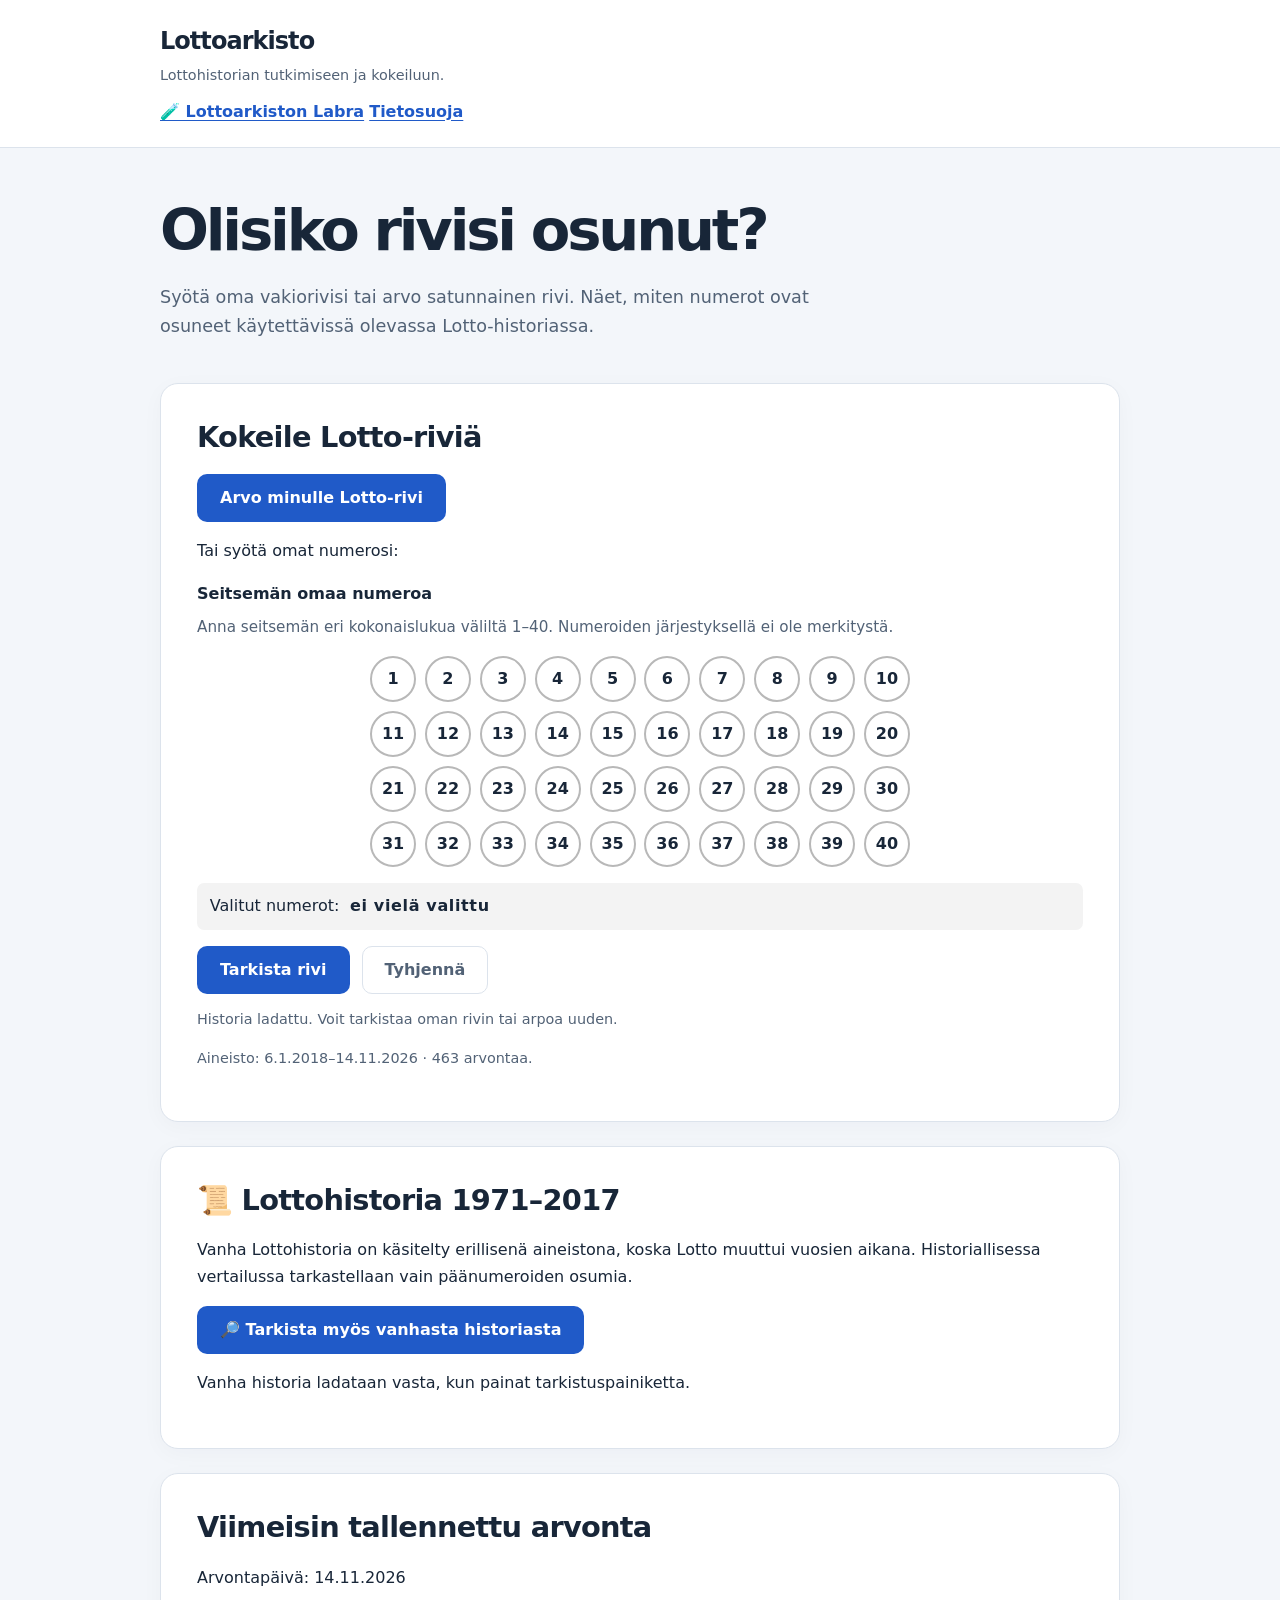
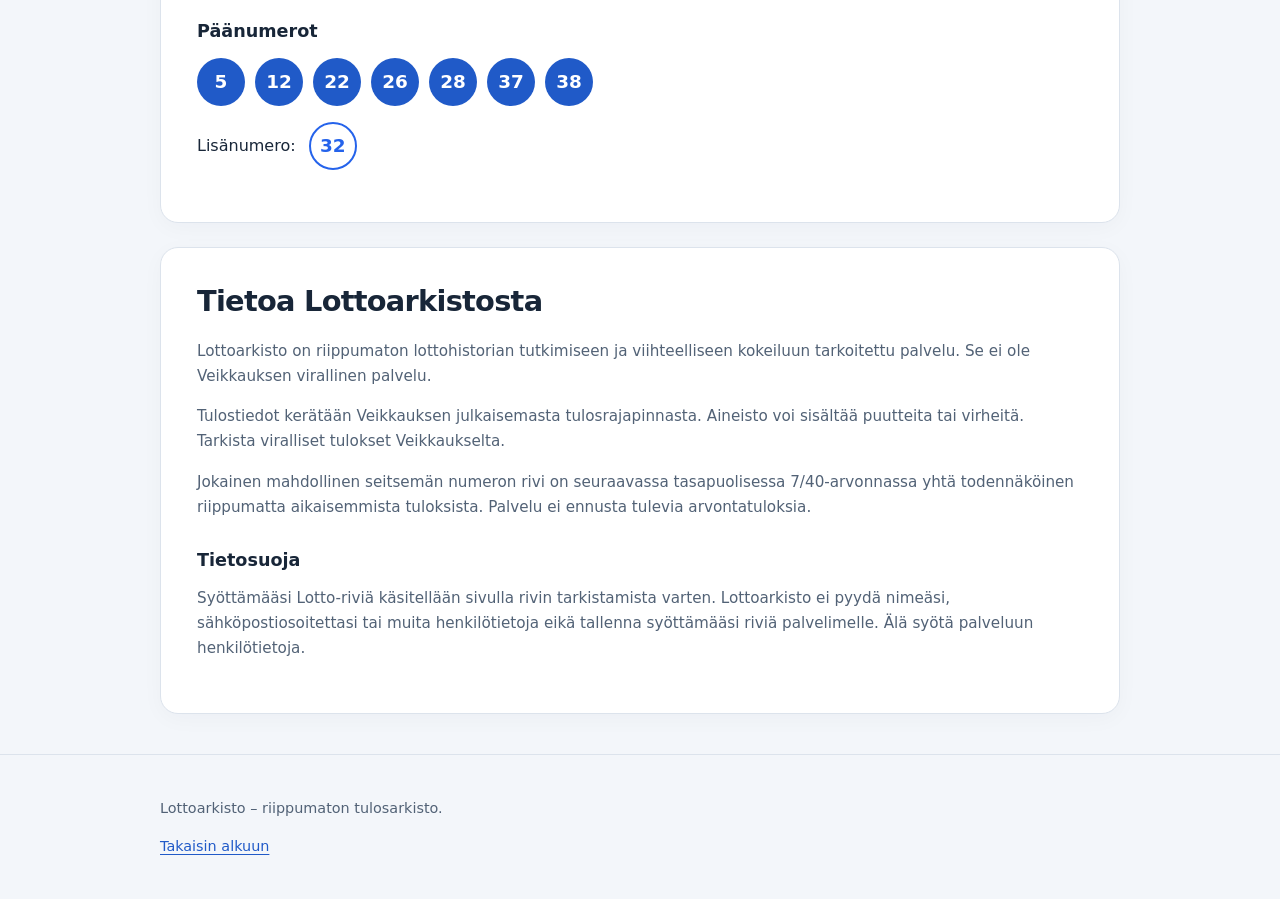
<file: index.html>
<!doctype html>
<html lang="fi">
<head>
  <meta charset="utf-8">
  <meta name="viewport" content="width=device-width, initial-scale=1">

  <title>Lottoarkisto – tarkista rivisi osumahistoria</title>

  <meta
    name="description"
    content="Syötä oma Lotto-rivisi tai arvo satunnainen rivi. Vertaa numeroita arvontahistoriaan ja katso osumat päivämäärineen."
  >

  <link rel="stylesheet" href="assets/style.css?v=8">

  <style>
    .site-nav {
      margin-top: 0.7rem;
    }
    .site-nav a {
      font-weight: 700;
    }
    .number-grid {
      display: grid;
      grid-template-columns: repeat(10, minmax(0, 1fr));
      gap: 0.55rem;
      max-width: 540px;
      margin: 1rem auto;
    }
    .number-grid button {
      width: 100%;
      aspect-ratio: 1 / 1;
      min-height: 0;
      padding: 0;
      border: 2px solid #b8b8b8;
      border-radius: 50%;
      background: #fff;
      color: inherit;
      font: inherit;
      font-weight: 700;
      line-height: 1;
      cursor: pointer;
      touch-action: manipulation;
    }
    .number-grid button:hover {
      border-color: #333;
      transform: translateY(-1px);
    }
    .number-grid button.selected {
      background: #111;
      color: #fff;
      border-color: #111;
    }
    .number-grid button:focus-visible {
      outline: 3px solid #5b9bd5;
      outline-offset: 2px;
    }
    .selected-numbers {
      margin: 0.8rem 0 1rem;
      padding: 0.65rem 0.8rem;
      border-radius: 0.45rem;
      background: #f3f3f3;
    }
    .selected-numbers strong {
      display: inline-block;
      margin-left: 0.35rem;
      letter-spacing: 0.04em;
    }
    .hidden-number-inputs {
      display: none;
    }
    @media (max-width: 520px) {
      .number-grid {
        grid-template-columns: repeat(8, minmax(0, 1fr));
        gap: 0.4rem;
      }
    }
  </style>
  <script src="assets/app.js?v=8" defer></script>
</head>

<body>
  <a class="skip-link" href="#paasisalto">
    Siirry sisältöön
  </a>

  <header class="site-header">
    <div class="container">
      <a class="site-name" href="./">
        Lottoarkisto
      </a>

      <p>Lottohistorian tutkimiseen ja kokeiluun.</p>
      <nav class="site-nav" aria-label="Sivuston osiot">
        <a href="labra/">🧪 Lottoarkiston Labra</a>
        <a href="tietosuoja.html">Tietosuoja</a>
      </nav>
    </div>
  </header>

  <main id="paasisalto" class="container">

    <!-- Johdanto -->
    <section class="intro" aria-labelledby="sivun-otsikko">
      <h1 id="sivun-otsikko">Olisiko rivisi osunut?</h1>

      <p>
        Syötä oma vakiorivisi tai arvo satunnainen rivi.
        Näet, miten numerot ovat osuneet käytettävissä
        olevassa Lotto-historiassa.
      </p>
    </section>

    <!-- Numerosyöttö ja rivin arvonta -->
    <section
      id="rivin-tarkistus"
      class="card"
      aria-labelledby="tarkistus-otsikko"
    >
      <h2 id="tarkistus-otsikko">Kokeile Lotto-riviä</h2>

      <button id="arvo-rivi" type="button" disabled>
        Arvo minulle Lotto-rivi
      </button>

      <p>Tai syötä omat numerosi:</p>

      <form id="rivi-lomake">
        <fieldset aria-describedby="numero-ohje">
          <legend>Seitsemän omaa numeroa</legend>

          <p id="numero-ohje">
            Anna seitsemän eri kokonaislukua väliltä 1–40.
            Numeroiden järjestyksellä ei ole merkitystä.
          </p>

          <div class="number-grid" id="numero-ruudukko" role="group" aria-label="Valitse seitsemän Lotto-numeroa">
            <!-- JavaScript muodostaa numerot 1–40 tähän. -->
          </div>

          <div class="selected-numbers" aria-live="polite">
            <span>Valitut numerot:</span>
            <strong id="valitut-numerot">ei vielä valittu</strong>
          </div>

          <div class="hidden-number-inputs" aria-hidden="true">
            <input id="numero-1" name="numero1" type="hidden">
            <input id="numero-2" name="numero2" type="hidden">
            <input id="numero-3" name="numero3" type="hidden">
            <input id="numero-4" name="numero4" type="hidden">
            <input id="numero-5" name="numero5" type="hidden">
            <input id="numero-6" name="numero6" type="hidden">
            <input id="numero-7" name="numero7" type="hidden">
          </div>
        </fieldset>

        <div class="form-actions">
          <button id="tarkista-rivi" type="submit" disabled>
            Tarkista rivi
          </button>

          <button id="tyhjenna-rivi" type="reset">
            Tyhjennä
          </button>
        </div>

        <p id="lomakevirhe" role="alert" hidden></p>
      </form>

      <p id="lataustila" role="status">
        Tarkistus- ja arvontatoiminnot otetaan käyttöön
        JavaScript-toteutuksen valmistuttua.
      </p>

      <p id="aineiston-tiivistelma" hidden>
        Aineisto:
        <span id="aineiston-alku"></span>–<span id="aineiston-loppu"></span>
        · <span id="aineiston-maara"></span> arvontaa.
      </p>

      <noscript>
        <p>
          Rivin tarkistaminen ja arpominen tarvitsevat JavaScriptin.
        </p>
      </noscript>
    </section>

    <!-- Tulokset näytetään vasta tarkistuksen jälkeen -->
    <section
      id="tulokset"
      class="card"
      aria-labelledby="tulokset-otsikko"
      hidden
    >
      <h2 id="tulokset-otsikko" tabindex="-1">
        Rivisi osumahistoria
      </h2>

      <p>
        Tarkistettu rivi:
        <span id="tarkistettu-rivi"></span>
      </p>

      <p id="tulosyhteenveto"></p>

      <dl id="osumayhteenveto">
        <!-- JavaScript lisää osumaluokat ja niiden lukumäärät. -->
      </dl>

      <button id="arvo-uusi-rivi" type="button" disabled>
        Arvo uusi rivi
      </button>

      <h3>Osumat päivämäärineen</h3>

      <p id="ei-osumia" hidden>
        Rivillesi ei löytynyt näytettäviä osumia
        tarkastellulta ajanjaksolta.
      </p>

      <div
        id="osumataulukon-kehys"
        class="table-scroll"
        hidden
      >
        <table>
          <caption>
            Arvonnat, joissa osui vähintään neljä päänumeroa
            tai kolme päänumeroa ja lisänumero.
          </caption>

          <thead>
            <tr>
              <th scope="col">Arvontapäivä</th>
              <th scope="col">Osuma</th>
              <th scope="col">Osuneet päänumerot</th>
              <th scope="col">Osunut lisänumero</th>
            </tr>
          </thead>

          <tbody id="osumataulukko">
            <!-- JavaScript lisää osumat tähän. -->
          </tbody>
        </table>
      </div>

      <p>
        Vertailu näyttää numeroiden osumat, ei sitä,
        oliko rivi pelattuna kyseisillä kierroksilla.
        Mukana eivät ole lisämaksulliset lisäominaisuudet
        tai erilliset lisäarvonnat.
      </p>

      <p>
        Viralliset tulokset ja voitonjaot voit tarkistaa
        <a
          href="https://www.veikkaus.fi/fi/tulokset"
          target="_blank"
          rel="noopener noreferrer"
        >Veikkauksen tulosarkistosta (avautuu uuteen välilehteen)</a>.
      </p>
    </section>


    <!-- Vanha Lottohistoria -->
    <section
      id="vanha-historia"
      class="card"
      aria-labelledby="vanha-historia-otsikko"
    >
      <h2 id="vanha-historia-otsikko">📜 Lottohistoria 1971–2017</h2>

      <p>
        Vanha Lottohistoria on käsitelty erillisenä aineistona, koska
        Lotto muuttui vuosien aikana. Historiallisessa vertailussa tarkastellaan
        vain päänumeroiden osumia.
      </p>

      <button id="tarkista-vanha-historia" type="button">
        🔎 Tarkista myös vanhasta historiasta
      </button>

      <p id="vanha-historia-tila" role="status">
        Vanha historia ladataan vasta, kun painat tarkistuspainiketta.
      </p>

      <div id="vanha-historia-tulos" hidden>
        <p id="vanha-historia-yhteenveto"></p>

        <div class="table-scroll">
          <table>
            <caption>Historialliset arvonnat, joissa riville osui vähintään neljä päänumeroa.</caption>
            <thead>
              <tr>
                <th scope="col">Arvontapäivä</th>
                <th scope="col">Osumat</th>
                <th scope="col">Osuneet numerot</th>
              </tr>
            </thead>
            <tbody id="vanha-historia-taulukko"></tbody>
          </table>
        </div>

        <p id="vanha-historia-ei-osumia" hidden>
          Riville ei löytynyt vähintään neljän päänumeron osumia vanhasta historiasta.
        </p>
      </div>
    </section>

    <!-- HalpaaOn-kutsu -->
    <aside
      id="halpaaon-kutsu"
      class="card"
      aria-labelledby="halpaaon-otsikko"
      hidden
    >
      <h2 id="halpaaon-otsikko">Ei tällä kertaa miljonääriksi?</h2>
      <p>
        Eikö onni suosinut? Et ole vielä miljonääri. Ei hätää — katso,
        mitä löydät HalpaaOn.comista.
      </p>
      <p>
        <a
          class="button"
          href="https://halpaaon.com/"
          target="_blank"
          rel="noopener noreferrer"
        >Ostele kuin et olisi miljonääri →</a>
      </p>
    </aside>

    <!-- Varattu myöhempää mainostoteutusta varten -->
    <aside
      id="mainospaikka"
      class="ad-slot"
      aria-label="Mainos"
      hidden
    >
      <p class="ad-label">Mainos</p>
      <div id="mainos-sisalto"></div>
    </aside>

    <!-- Viimeisin tallennettu arvonta -->
    <section
      id="viimeisin-arvonta"
      class="card"
      aria-labelledby="viimeisin-otsikko"
    >
      <h2 id="viimeisin-otsikko">
        Viimeisin tallennettu arvonta
      </h2>

      <p id="viimeisin-tila">
        Arvontatietojen näyttö lisätään JavaScript-toteutuksessa.
      </p>

      <div id="viimeisin-sisalto" hidden>
        <p>
          Arvontapäivä:
          <time id="viimeisin-paiva"></time>
        </p>

        <h3>Päänumerot</h3>
        <ul id="viimeisimmat-numerot" class="lotto-numbers"></ul>

        <p>
          Lisänumero:
          <span id="viimeisin-lisanumero"></span>
        </p>
      </div>
    </section>
<!-- Tietoa ja rajaukset -->
    <section
      id="tietoa"
      class="card"
      aria-labelledby="tietoa-otsikko"
    >
      <h2 id="tietoa-otsikko">Tietoa Lottoarkistosta</h2>

      <p>
        Lottoarkisto on riippumaton lottohistorian tutkimiseen
        ja viihteelliseen kokeiluun tarkoitettu palvelu.
        Se ei ole Veikkauksen virallinen palvelu.
      </p>

      <p>
        Tulostiedot kerätään Veikkauksen julkaisemasta
        tulosrajapinnasta. Aineisto voi sisältää puutteita
        tai virheitä. Tarkista viralliset tulokset Veikkaukselta.
      </p>

      <p>
        Jokainen mahdollinen seitsemän numeron rivi on
        seuraavassa tasapuolisessa 7/40-arvonnassa yhtä
        todennäköinen riippumatta aikaisemmista tuloksista.
        Palvelu ei ennusta tulevia arvontatuloksia.
      </p>

      <h3>Tietosuoja</h3>
      <p>
        Syöttämääsi Lotto-riviä käsitellään sivulla rivin tarkistamista varten.
        Lottoarkisto ei pyydä nimeäsi, sähköpostiosoitettasi tai muita
        henkilötietoja eikä tallenna syöttämääsi riviä palvelimelle.
        Älä syötä palveluun henkilötietoja.
      </p>
    </section>

  </main>

  <footer class="site-footer">
    <div class="container">
      <p>Lottoarkisto – riippumaton tulosarkisto.</p>
      <a href="#paasisalto">Takaisin alkuun</a>
    </div>
  </footer>
</body>
</html>
</file>
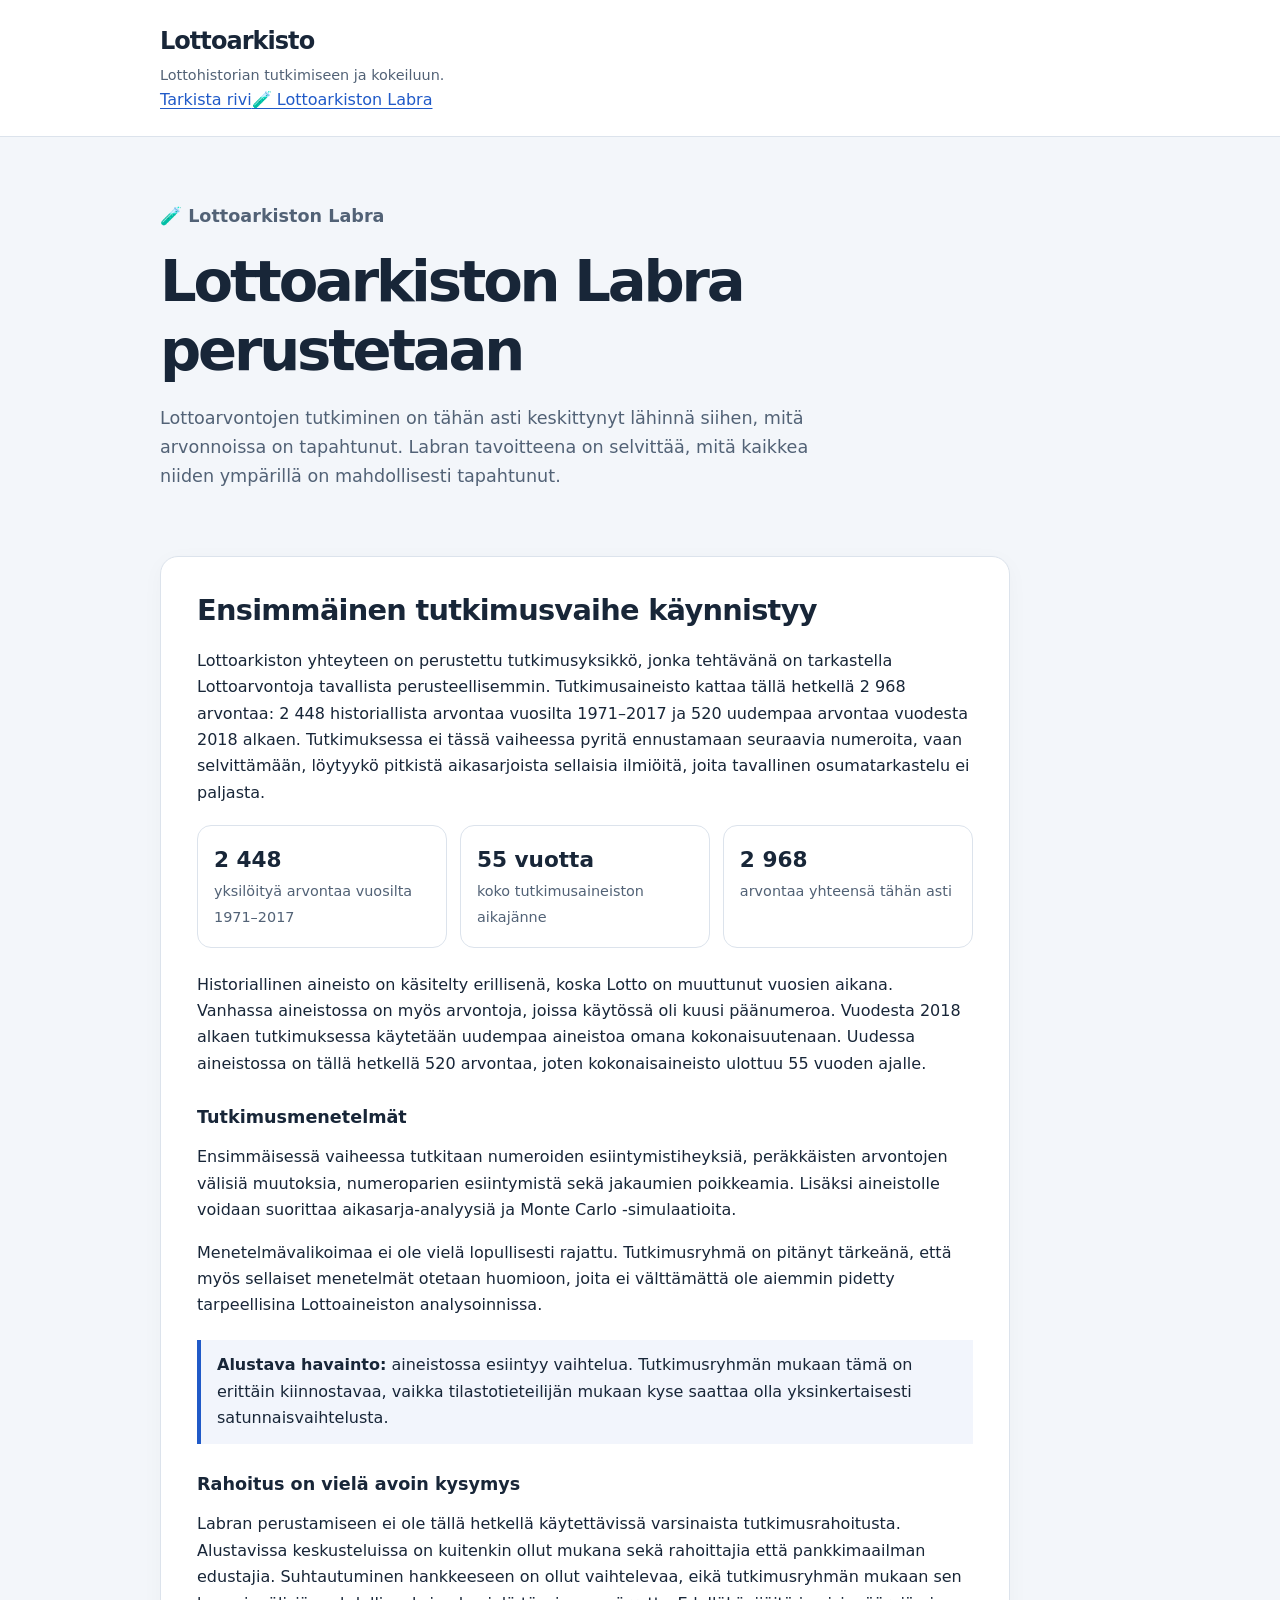
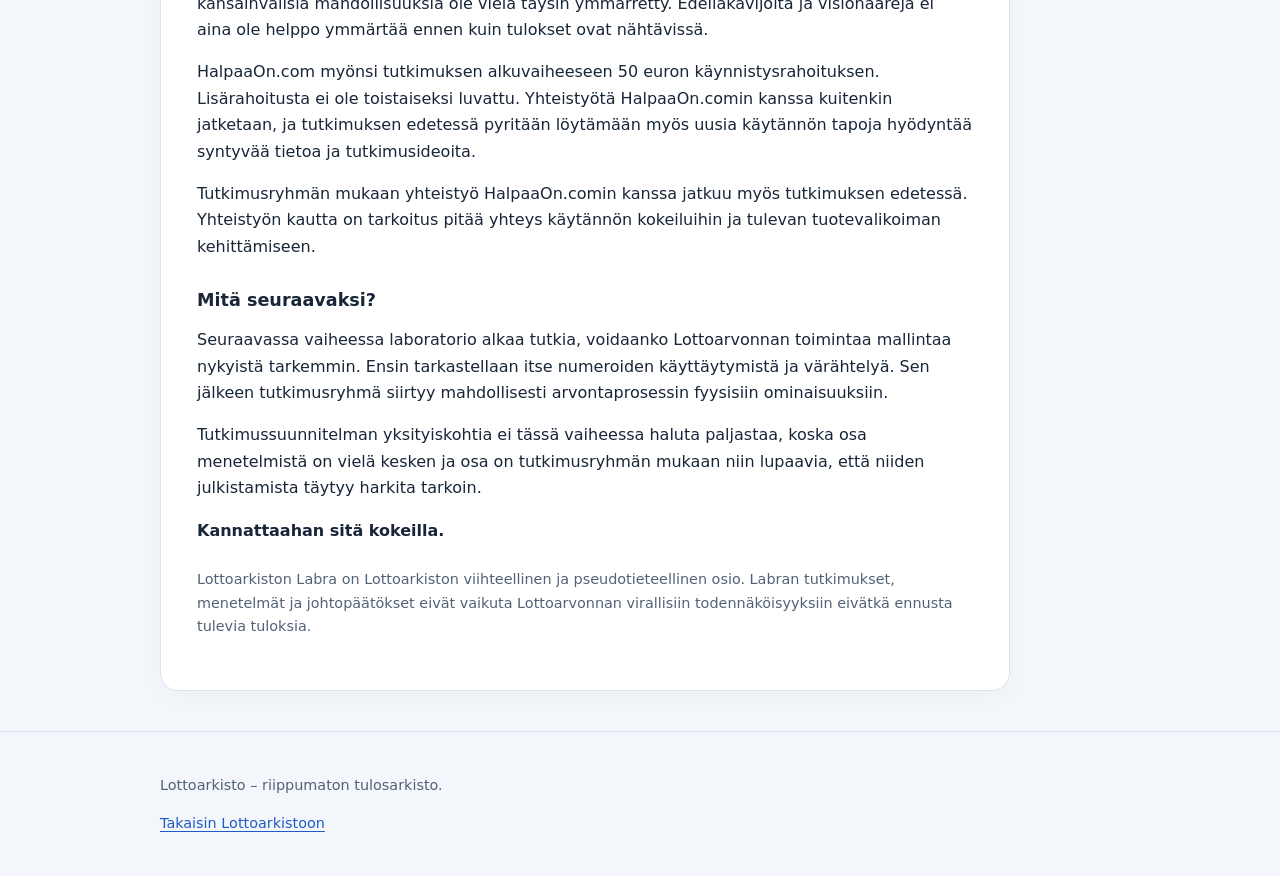
<file: labra/index.html>
<!doctype html>
<html lang="fi">
<head>
  <meta charset="utf-8">
  <meta name="viewport" content="width=device-width, initial-scale=1">
  <title>Lottoarkiston Labra</title>
  <meta name="description" content="Lottoarkiston Labra tutkii Lottoa hieman tavallista epätavallisemmista näkökulmista.">
  <link rel="stylesheet" href="../assets/style.css">
  <style>
    .labra-hero{margin-bottom:1.5rem}.labra-kicker{font-weight:700;color:#526276;margin-bottom:1rem}
    .labra-article{max-width:850px}.labra-data{display:grid;grid-template-columns:repeat(3,minmax(0,1fr));gap:.8rem;margin:1.2rem 0 1.5rem}
    .labra-stat{border:1px solid var(--border,#dce3ec);border-radius:14px;padding:1rem;background:var(--surface,#fff)}
    .labra-stat strong{display:block;font-size:1.35rem}.labra-stat span{color:#526276;font-size:.9rem}
    .labra-note{border-left:4px solid #205ac8;padding:.8rem 1rem;margin:1.3rem 0;background:rgba(32,90,200,.06)}
    .labra-footer-note{margin-top:1.5rem;font-size:.9rem;color:#526276}
    @media(max-width:620px){.labra-data{grid-template-columns:1fr}}
  </style>
</head>
<body>
<a class="skip-link" href="#paasisalto">Siirry sisältöön</a>
<header class="site-header"><div class="container">
  <a class="site-name" href="../" aria-label="Lottoarkiston etusivu">Lottoarkisto</a>
  <p>Lottohistorian tutkimiseen ja kokeiluun.</p>
  <nav class="site-nav" aria-label="Sivuston osiot">
    <a href="../">Tarkista rivi</a><a href="./">🧪 Lottoarkiston Labra</a>
  </nav>
</div></header>

<main id="paasisalto" class="container">
<section class="intro labra-hero" aria-labelledby="labra-otsikko">
  <p class="labra-kicker">🧪 Lottoarkiston Labra</p>
  <h1 id="labra-otsikko">Lottoarkiston Labra perustetaan</h1>
  <p>Lottoarvontojen tutkiminen on tähän asti keskittynyt lähinnä siihen, mitä arvonnoissa on tapahtunut. Labran tavoitteena on selvittää, mitä kaikkea niiden ympärillä on mahdollisesti tapahtunut.</p>
</section>

<article class="card labra-article">
<h2>Ensimmäinen tutkimusvaihe käynnistyy</h2>

<p>Lottoarkiston yhteyteen on perustettu tutkimusyksikkö, jonka tehtävänä on tarkastella Lottoarvontoja tavallista perusteellisemmin. Tutkimusaineisto kattaa tällä hetkellä 2 968 arvontaa: 2 448 historiallista arvontaa vuosilta 1971–2017 ja 520 uudempaa arvontaa vuodesta 2018 alkaen. Tutkimuksessa ei tässä vaiheessa pyritä ennustamaan seuraavia numeroita, vaan selvittämään, löytyykö pitkistä aikasarjoista sellaisia ilmiöitä, joita tavallinen osumatarkastelu ei paljasta.</p>

<div class="labra-data">
<div class="labra-stat"><strong>2 448</strong><span>yksilöityä arvontaa vuosilta 1971–2017</span></div>
<div class="labra-stat"><strong>55 vuotta</strong><span>koko tutkimusaineiston aikajänne</span></div>
<div class="labra-stat"><strong>2 968</strong><span>arvontaa yhteensä tähän asti</span></div>
</div>

<p>Historiallinen aineisto on käsitelty erillisenä, koska Lotto on muuttunut vuosien aikana. Vanhassa aineistossa on myös arvontoja, joissa käytössä oli kuusi päänumeroa. Vuodesta 2018 alkaen tutkimuksessa käytetään uudempaa aineistoa omana kokonaisuutenaan. Uudessa aineistossa on tällä hetkellä 520 arvontaa, joten kokonaisaineisto ulottuu 55 vuoden ajalle.</p>

<h3>Tutkimusmenetelmät</h3>

<p>Ensimmäisessä vaiheessa tutkitaan numeroiden esiintymistiheyksiä, peräkkäisten arvontojen välisiä muutoksia, numeroparien esiintymistä sekä jakaumien poikkeamia. Lisäksi aineistolle voidaan suorittaa aikasarja-analyysiä ja Monte Carlo -simulaatioita.</p>

<p>Menetelmävalikoimaa ei ole vielä lopullisesti rajattu. Tutkimusryhmä on pitänyt tärkeänä, että myös sellaiset menetelmät otetaan huomioon, joita ei välttämättä ole aiemmin pidetty tarpeellisina Lottoaineiston analysoinnissa.</p>

<div class="labra-note"><strong>Alustava havainto:</strong> aineistossa esiintyy vaihtelua. Tutkimusryhmän mukaan tämä on erittäin kiinnostavaa, vaikka tilastotieteilijän mukaan kyse saattaa olla yksinkertaisesti satunnaisvaihtelusta.</div>

<h3>Rahoitus on vielä avoin kysymys</h3>

<p>Labran perustamiseen ei ole tällä hetkellä käytettävissä varsinaista tutkimusrahoitusta. Alustavissa keskusteluissa on kuitenkin ollut mukana sekä rahoittajia että pankkimaailman edustajia. Suhtautuminen hankkeeseen on ollut vaihtelevaa, eikä tutkimusryhmän mukaan sen kansainvälisiä mahdollisuuksia ole vielä täysin ymmärretty. Edelläkävijöitä ja visionäärejä ei aina ole helppo ymmärtää ennen kuin tulokset ovat nähtävissä.</p>

<p>HalpaaOn.com myönsi tutkimuksen alkuvaiheeseen 50 euron käynnistysrahoituksen. Lisärahoitusta ei ole toistaiseksi luvattu. Yhteistyötä HalpaaOn.comin kanssa kuitenkin jatketaan, ja tutkimuksen edetessä pyritään löytämään myös uusia käytännön tapoja hyödyntää syntyvää tietoa ja tutkimusideoita.</p>

<p>Tutkimusryhmän mukaan yhteistyö HalpaaOn.comin kanssa jatkuu myös tutkimuksen edetessä. Yhteistyön kautta on tarkoitus pitää yhteys käytännön kokeiluihin ja tulevan tuotevalikoiman kehittämiseen.</p>

<h3>Mitä seuraavaksi?</h3>

<p>Seuraavassa vaiheessa laboratorio alkaa tutkia, voidaanko Lottoarvonnan toimintaa mallintaa nykyistä tarkemmin. Ensin tarkastellaan itse numeroiden käyttäytymistä ja värähtelyä. Sen jälkeen tutkimusryhmä siirtyy mahdollisesti arvontaprosessin fyysisiin ominaisuuksiin.</p>

<p>Tutkimussuunnitelman yksityiskohtia ei tässä vaiheessa haluta paljastaa, koska osa menetelmistä on vielä kesken ja osa on tutkimusryhmän mukaan niin lupaavia, että niiden julkistamista täytyy harkita tarkoin.</p>

<p><strong>Kannattaahan sitä kokeilla.</strong></p>

<p class="labra-footer-note">Lottoarkiston Labra on Lottoarkiston viihteellinen ja pseudotieteellinen osio. Labran tutkimukset, menetelmät ja johtopäätökset eivät vaikuta Lottoarvonnan virallisiin todennäköisyyksiin eivätkä ennusta tulevia tuloksia.</p>
</article>
</main>

<footer class="site-footer"><div class="container"><p>Lottoarkisto – riippumaton tulosarkisto.</p><a href="../">Takaisin Lottoarkistoon</a></div></footer>
</body>
</html>
</file>
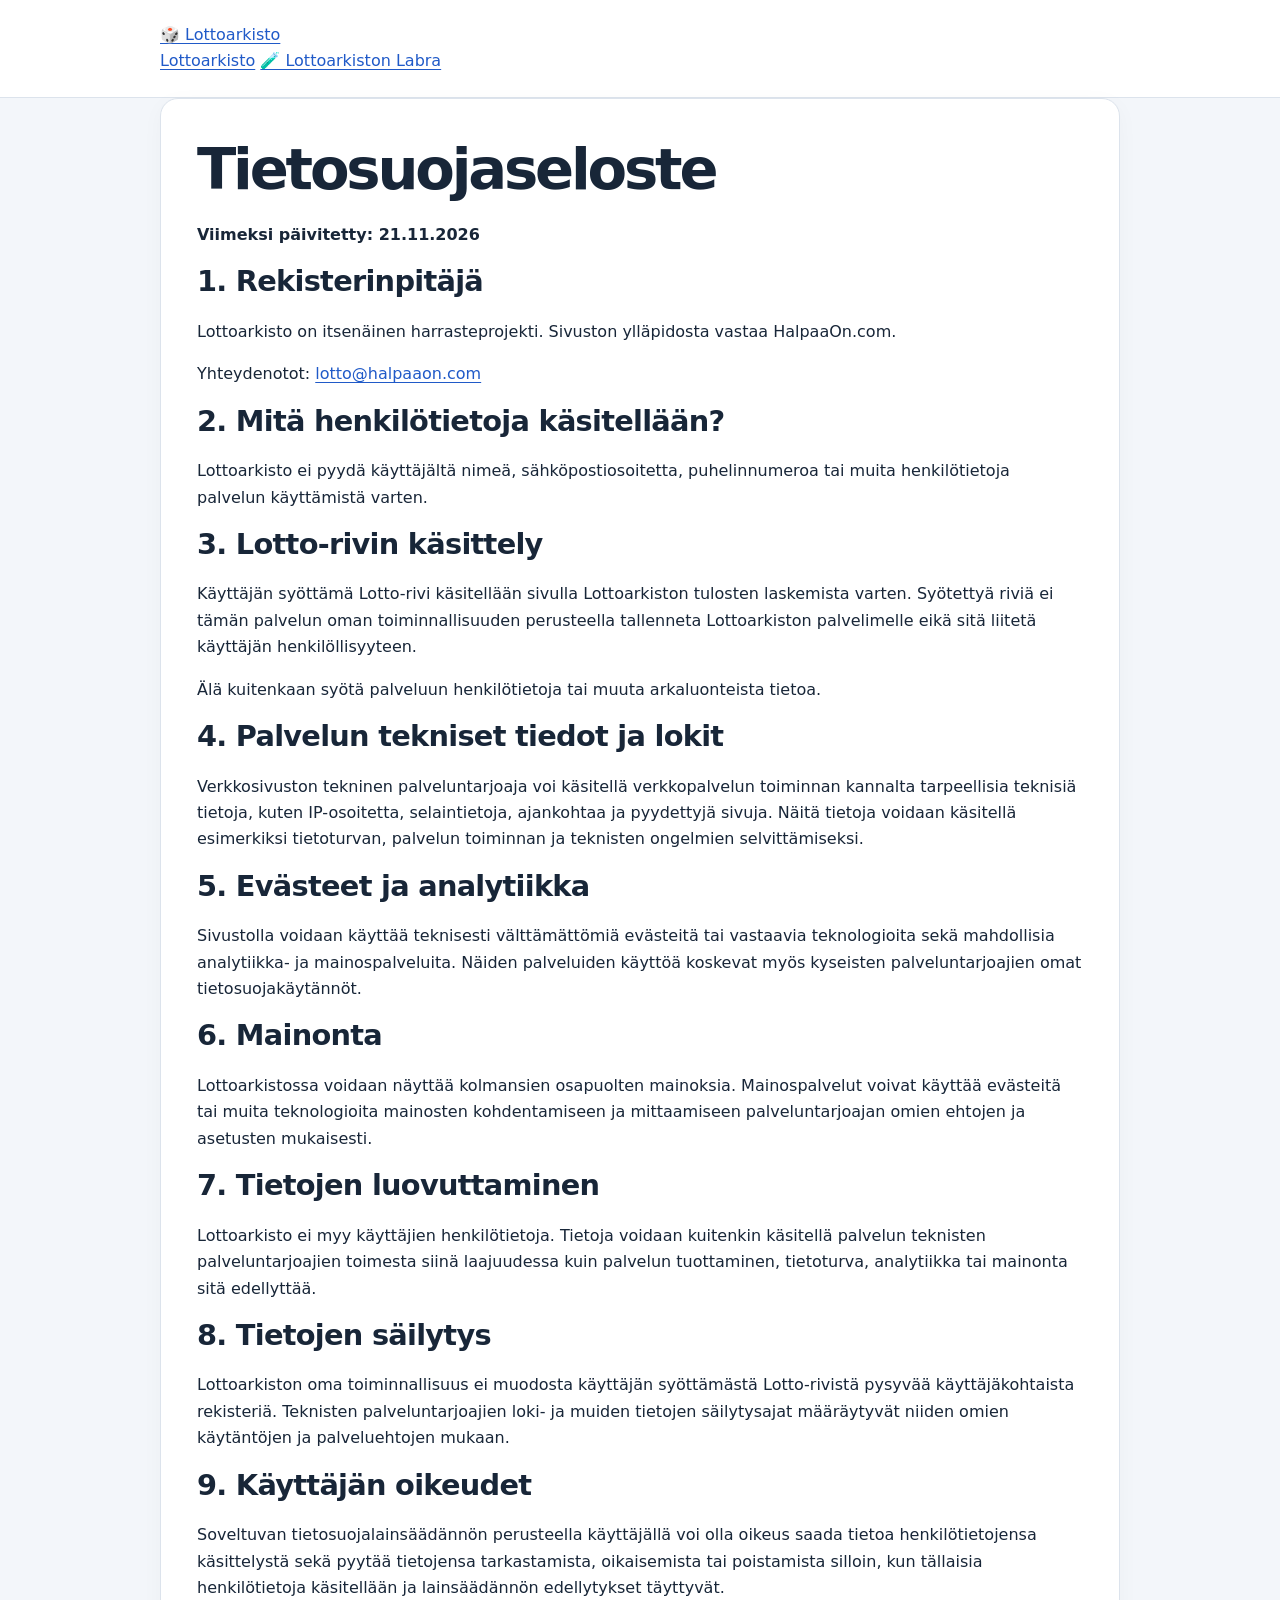
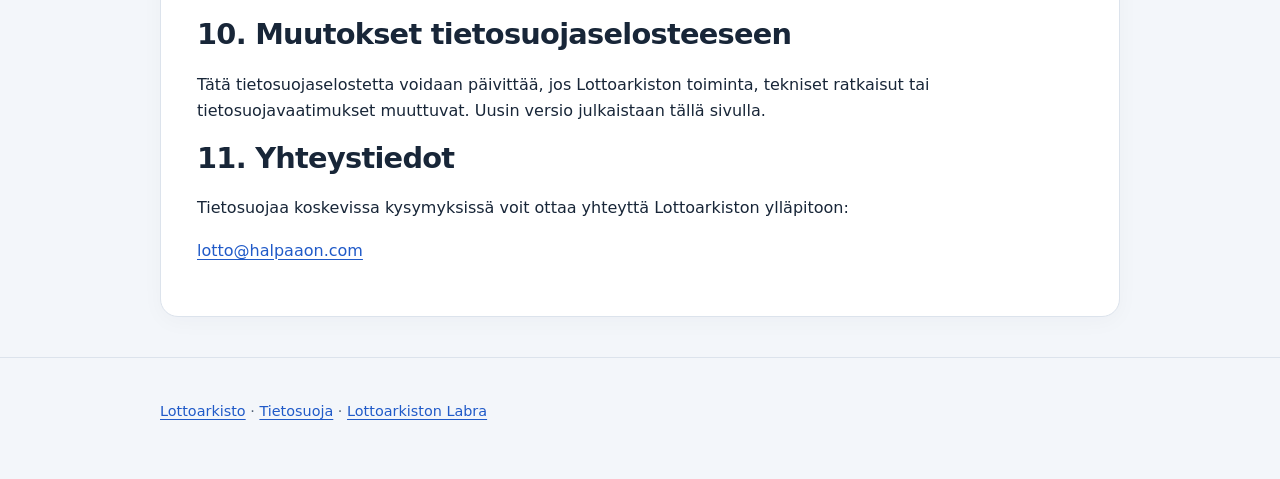
<file: tietosuoja.html>
<!doctype html>
<html lang="fi">
<head>
  <meta charset="utf-8">
  <meta name="viewport" content="width=device-width, initial-scale=1">
  <title>Tietosuojaseloste – Lottoarkisto</title>
  <meta name="description" content="Lottoarkiston tietosuojaseloste.">
  <link rel="stylesheet" href="assets/style.css">
</head>
<body>
  <header class="site-header">
    <div class="container">
      <a class="site-brand" href="index.html">🎲 Lottoarkisto</a>
      <nav class="site-nav" aria-label="Päänavigaatio">
        <a href="index.html">Lottoarkisto</a>
        <a href="labra/">🧪 Lottoarkiston Labra</a>
      </nav>
    </div>
  </header>

  <main class="container">
    <section class="card">
      <h1>Tietosuojaseloste</h1>
      <p><strong>Viimeksi päivitetty: 21.11.2026</strong></p>

      <h2>1. Rekisterinpitäjä</h2>
      <p>Lottoarkisto on itsenäinen harrasteprojekti. Sivuston ylläpidosta vastaa HalpaaOn.com.</p>
      <p>Yhteydenotot: <a href="mailto:lotto@halpaaon.com">lotto@halpaaon.com</a></p>

      <h2>2. Mitä henkilötietoja käsitellään?</h2>
      <p>Lottoarkisto ei pyydä käyttäjältä nimeä, sähköpostiosoitetta, puhelinnumeroa tai muita henkilötietoja palvelun käyttämistä varten.</p>

      <h2>3. Lotto-rivin käsittely</h2>
      <p>Käyttäjän syöttämä Lotto-rivi käsitellään sivulla Lottoarkiston tulosten laskemista varten. Syötettyä riviä ei tämän palvelun oman toiminnallisuuden perusteella tallenneta Lottoarkiston palvelimelle eikä sitä liitetä käyttäjän henkilöllisyyteen.</p>
      <p>Älä kuitenkaan syötä palveluun henkilötietoja tai muuta arkaluonteista tietoa.</p>

      <h2>4. Palvelun tekniset tiedot ja lokit</h2>
      <p>Verkkosivuston tekninen palveluntarjoaja voi käsitellä verkkopalvelun toiminnan kannalta tarpeellisia teknisiä tietoja, kuten IP-osoitetta, selaintietoja, ajankohtaa ja pyydettyjä sivuja. Näitä tietoja voidaan käsitellä esimerkiksi tietoturvan, palvelun toiminnan ja teknisten ongelmien selvittämiseksi.</p>

      <h2>5. Evästeet ja analytiikka</h2>
      <p>Sivustolla voidaan käyttää teknisesti välttämättömiä evästeitä tai vastaavia teknologioita sekä mahdollisia analytiikka- ja mainospalveluita. Näiden palveluiden käyttöä koskevat myös kyseisten palveluntarjoajien omat tietosuojakäytännöt.</p>

      <h2>6. Mainonta</h2>
      <p>Lottoarkistossa voidaan näyttää kolmansien osapuolten mainoksia. Mainospalvelut voivat käyttää evästeitä tai muita teknologioita mainosten kohdentamiseen ja mittaamiseen palveluntarjoajan omien ehtojen ja asetusten mukaisesti.</p>

      <h2>7. Tietojen luovuttaminen</h2>
      <p>Lottoarkisto ei myy käyttäjien henkilötietoja. Tietoja voidaan kuitenkin käsitellä palvelun teknisten palveluntarjoajien toimesta siinä laajuudessa kuin palvelun tuottaminen, tietoturva, analytiikka tai mainonta sitä edellyttää.</p>

      <h2>8. Tietojen säilytys</h2>
      <p>Lottoarkiston oma toiminnallisuus ei muodosta käyttäjän syöttämästä Lotto-rivistä pysyvää käyttäjäkohtaista rekisteriä. Teknisten palveluntarjoajien loki- ja muiden tietojen säilytysajat määräytyvät niiden omien käytäntöjen ja palveluehtojen mukaan.</p>

      <h2>9. Käyttäjän oikeudet</h2>
      <p>Soveltuvan tietosuojalainsäädännön perusteella käyttäjällä voi olla oikeus saada tietoa henkilötietojensa käsittelystä sekä pyytää tietojensa tarkastamista, oikaisemista tai poistamista silloin, kun tällaisia henkilötietoja käsitellään ja lainsäädännön edellytykset täyttyvät.</p>

      <h2>10. Muutokset tietosuojaselosteeseen</h2>
      <p>Tätä tietosuojaselostetta voidaan päivittää, jos Lottoarkiston toiminta, tekniset ratkaisut tai tietosuojavaatimukset muuttuvat. Uusin versio julkaistaan tällä sivulla.</p>

      <h2>11. Yhteystiedot</h2>
      <p>Tietosuojaa koskevissa kysymyksissä voit ottaa yhteyttä Lottoarkiston ylläpitoon:</p>
      <p><a href="mailto:lotto@halpaaon.com">lotto@halpaaon.com</a></p>
    </section>
  </main>

  <footer class="site-footer">
    <div class="container">
      <p>
        <a href="index.html">Lottoarkisto</a> ·
        <a href="tietosuoja.html">Tietosuoja</a> ·
        <a href="labra/">Lottoarkiston Labra</a>
      </p>
    </div>
  </footer>
</body>
</html>
</file>
<file: assets/style.css>
:root {
  color-scheme: light;
  --background: #f3f6fa;
  --surface: #ffffff;
  --text: #182638;
  --muted: #526276;
  --primary: #205ac8;
  --primary-dark: #17469d;
  --border: #dce3ec;
  --radius: 18px;
}

* {
  box-sizing: border-box;
}

[hidden] {
  display: none !important;
}

html {
  scroll-behavior: smooth;
}

body {
  margin: 0;
  background: var(--background);
  color: var(--text);
  font-family: system-ui, -apple-system, BlinkMacSystemFont,
    "Segoe UI", sans-serif;
  font-size: 1rem;
  line-height: 1.65;
}

button,
input {
  font: inherit;
}

a {
  color: var(--primary);
  text-underline-offset: 3px;
}

a:hover {
  color: var(--primary-dark);
}

button:focus-visible,
input:focus-visible,
a:focus-visible {
  outline: 3px solid #bc6900;
  outline-offset: 4px;
}

.container {
  width: min(100% - 32px, 960px);
  margin-inline: auto;
}

.skip-link {
  position: absolute;
  top: 8px;
  left: 8px;
  z-index: 10;
  padding: 10px 16px;
  background: var(--surface);
  transform: translateY(-160%);
}

.skip-link:focus {
  transform: translateY(0);
}

.site-header {
  padding: 22px 0;
  background: var(--surface);
  border-bottom: 1px solid var(--border);
}

.site-name {
  color: var(--text);
  font-size: 1.5rem;
  font-weight: 800;
  text-decoration: none;
  letter-spacing: -0.04em;
}

.site-header p {
  margin: 2px 0 0;
  color: var(--muted);
  font-size: 0.9rem;
}

.intro {
  padding: 48px 0 24px;
  max-width: 700px;
}

h1,
h2,
h3 {
  line-height: 1.2;
}

h1 {
  margin: 0 0 18px;
  font-size: clamp(2.2rem, 6vw, 3.6rem);
  letter-spacing: -0.055em;
}

h2 {
  margin: 0 0 20px;
  font-size: clamp(1.4rem, 3vw, 1.8rem);
  letter-spacing: -0.025em;
}

h3 {
  margin: 30px 0 14px;
  font-size: 1.1rem;
}

.intro p {
  color: var(--muted);
  font-size: 1.1rem;
}

.card {
  margin-bottom: 24px;
  padding: clamp(20px, 4vw, 36px);
  background: var(--surface);
  border: 1px solid var(--border);
  border-radius: var(--radius);
  box-shadow: 0 5px 22px rgb(24 38 56 / 3%);
  scroll-margin-top: 20px;
}

fieldset {
  min-width: 0;
  margin: 0;
  padding: 0;
  border: 0;
}

legend {
  padding: 0;
  font-weight: 700;
}

#numero-ohje {
  margin-top: 8px;
  color: var(--muted);
  font-size: 0.95rem;
}

.number-inputs {
  display: grid;
  grid-template-columns: repeat(7, minmax(0, 1fr));
  gap: 10px;
  margin: 22px 0;
}

.number-inputs label {
  min-width: 0;
  color: var(--muted);
  font-size: 0.8rem;
  text-align: center;
}

.number-inputs input {
  display: block;
  width: 100%;
  min-width: 0;
  height: 66px;
  margin-top: 6px;
  padding: 4px;
  border: 2px solid var(--border);
  border-radius: 12px;
  background: #fbfcfe;
  color: var(--text);
  font-size: 1.6rem;
  font-weight: 750;
  text-align: center;
  appearance: textfield;
  -moz-appearance: textfield;
}

.number-inputs input::-webkit-inner-spin-button,
.number-inputs input::-webkit-outer-spin-button {
  margin: 0;
  -webkit-appearance: none;
}

.number-inputs input:focus {
  border-color: var(--primary);
  background: var(--surface);
}

.form-actions {
  display: flex;
  flex-wrap: wrap;
  gap: 12px;
}

button,
.button {
  display: inline-flex;
  align-items: center;
  justify-content: center;
  min-height: 48px;
  padding: 12px 22px;
  border: 1px solid transparent;
  border-radius: 10px;
  background: var(--primary);
  color: #ffffff;
  font-weight: 700;
  line-height: 1.3;
  text-align: center;
  text-decoration: none;
  cursor: pointer;
}

button:hover:not(:disabled),
.button:hover {
  background: var(--primary-dark);
  color: #ffffff;
}

button:disabled {
  background: #e6ebf2;
  color: #59687a;
  cursor: not-allowed;
}

button[type="reset"] {
  border-color: var(--border);
  background: var(--surface);
  color: var(--muted);
}

button[type="reset"]:hover {
  background: var(--background);
  color: var(--text);
}

#lataustila,
#aineiston-tiivistelma,
#viimeisin-tila {
  color: var(--muted);
  font-size: 0.9rem;
}

#lomakevirhe {
  padding: 12px 16px;
  border: 1px solid #efc2c2;
  border-radius: 10px;
  background: #fff3f3;
  color: #9d2424;
}

#tulosyhteenveto {
  font-size: 1.25rem;
  font-weight: 700;
}

#tarkistettu-rivi {
  display: inline-block;
  font-weight: 750;
}

#osumayhteenveto {
  display: grid;
  grid-template-columns: minmax(0, 1fr) auto;
  gap: 10px 24px;
  max-width: 420px;
  margin: 24px 0;
}

#osumayhteenveto dt,
#osumayhteenveto dd {
  margin: 0;
  padding-bottom: 8px;
  border-bottom: 1px solid var(--border);
}

#osumayhteenveto dd {
  font-weight: 750;
  text-align: right;
}

.table-scroll {
  overflow-x: auto;
  margin-top: 18px;
}

table {
  width: 100%;
  border-collapse: collapse;
  font-size: 0.95rem;
}

caption {
  padding-bottom: 14px;
  color: var(--muted);
  font-size: 0.9rem;
  text-align: left;
}

th,
td {
  padding: 14px 12px;
  border-bottom: 1px solid var(--border);
  text-align: left;
  vertical-align: top;
}

th {
  background: var(--background);
  font-size: 0.85rem;
}

tbody tr:hover {
  background: #f7faff;
}

.lotto-numbers {
  display: flex;
  flex-wrap: wrap;
  gap: 10px;
  margin: 16px 0;
  padding: 0;
  list-style: none;
}

.lotto-numbers li {
  display: grid;
  place-items: center;
  width: 48px;
  height: 48px;
  border-radius: 50%;
  background: var(--primary);
  color: #ffffff;
  font-size: 1.15rem;
  font-weight: 750;
}

.ad-slot {
  margin: 24px 0;
  padding: 16px;
  border: 1px dashed var(--border);
  border-radius: var(--radius);
  text-align: center;
}

.ad-label {
  margin: 0;
  color: var(--muted);
  font-size: 0.75rem;
}

#tietoa p {
  color: var(--muted);
  font-size: 0.95rem;
}

.site-footer {
  margin-top: 40px;
  padding: 28px 0 40px;
  border-top: 1px solid var(--border);
  color: var(--muted);
  font-size: 0.9rem;
}

@media (max-width: 540px) {
  .intro {
    padding-top: 32px;
  }

  .number-inputs {
    grid-template-columns: repeat(4, minmax(0, 1fr));
    gap: 12px;
  }

  .number-inputs input {
    height: 60px;
  }

  .form-actions button,
  #arvo-rivi,
  #arvo-uusi-rivi {
    width: 100%;
  }

  th,
  td {
    padding: 12px 9px;
  }
}

@media (prefers-reduced-motion: reduce) {
  html {
    scroll-behavior: auto;
  }
  }
  /* Lisänumero: valkoinen pallo ja sininen reunus */
#viimeisin-lisanumero {
  display: inline-grid;
  place-items: center;
  box-sizing: border-box;
  width: 48px;
  height: 48px;
  margin-left: 8px;
  border: 2px solid #2563eb;
  border-radius: 50%;
  background: #ffffff;
  color: #2563eb;
  font-size: 1.15rem;
  font-weight: 750;
  line-height: 1;
  vertical-align: middle;
}
  /* Syötettävät ja arvottavat numerot pyöreiksi palloiksi */
.number-inputs {
  grid-template-columns: repeat(7, minmax(0, 66px));
  gap: 10px;
}

.number-inputs input {
  box-sizing: border-box;
  width: 100%;
  height: auto;
  aspect-ratio: 1;
  padding: 0;
  border: 2px solid var(--primary);
  border-radius: 50%;
  background: var(--surface);
  color: var(--primary);
  font-size: clamp(1rem, 4vw, 1.6rem);
}

/* Kaikki seitsemän palloa samalle riville myös puhelimessa */
@media (max-width: 540px) {
  .number-inputs {
    grid-template-columns: repeat(7, minmax(0, 1fr));
    gap: 4px;
  }

  .number-inputs input {
    height: auto;
  }
}
}
</file>
